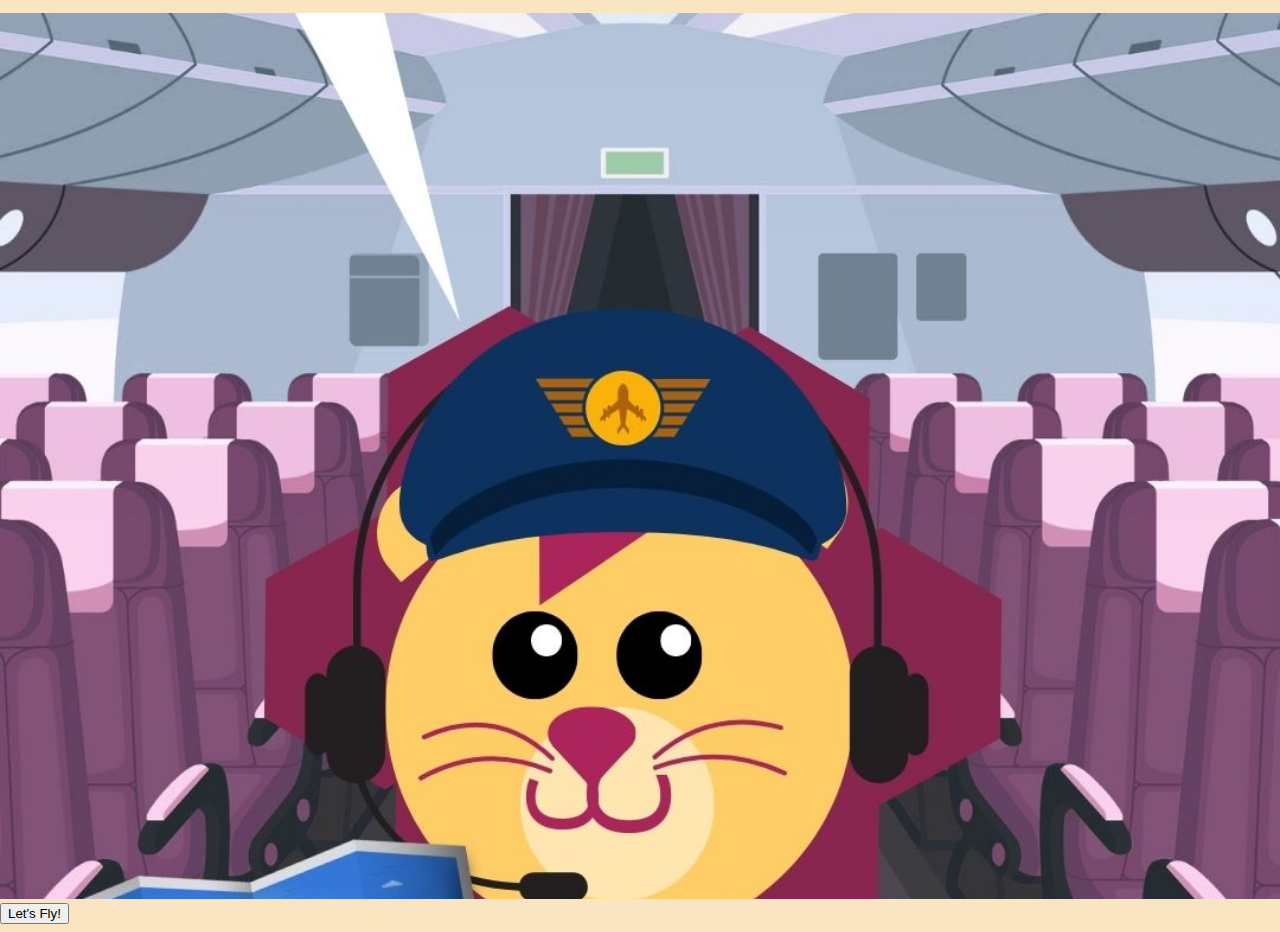
<file: lets-fly.html>
<!DOCTYPE html>
<html lang="en">

<head>

    <!-- Google tag (gtag.js) -->
<script async src="https://www.googletagmanager.com/gtag/js?id=G-J501KT4J5N"></script>
<script>
  window.dataLayer = window.dataLayer || [];
  function gtag(){dataLayer.push(arguments);}
  gtag('js', new Date());

  gtag('config', 'G-J501KT4J5N');
</script>

    <meta charset="UTF-8">
    <meta name="viewport" content="width=device-width, initial-scale=1.0">
    <title>Retirement Quiz</title>
    
    <!-- Custom CSS -->
    <link rel="stylesheet" href="style.css" />

</head>

<body>

    <div class="center-wrapper">
        <section class="uk-container uk-container-small">
            <div class="uk-card uk-card-default uk-card-body">
                <img src="pic/pilot.jpg" alt="Cover" class="uk-width-1-1 cover-img">
                <div class="lets-begin-info">
                    <a href="quiz.html" class="lets-begin-button-link">
                        <button class="uk-button uk-button-primary lets-begin-button">Let's Fly!</button>
                    </a>
                </div>
            </div>
        </section>
    </div>

</body>

</html>
</file>
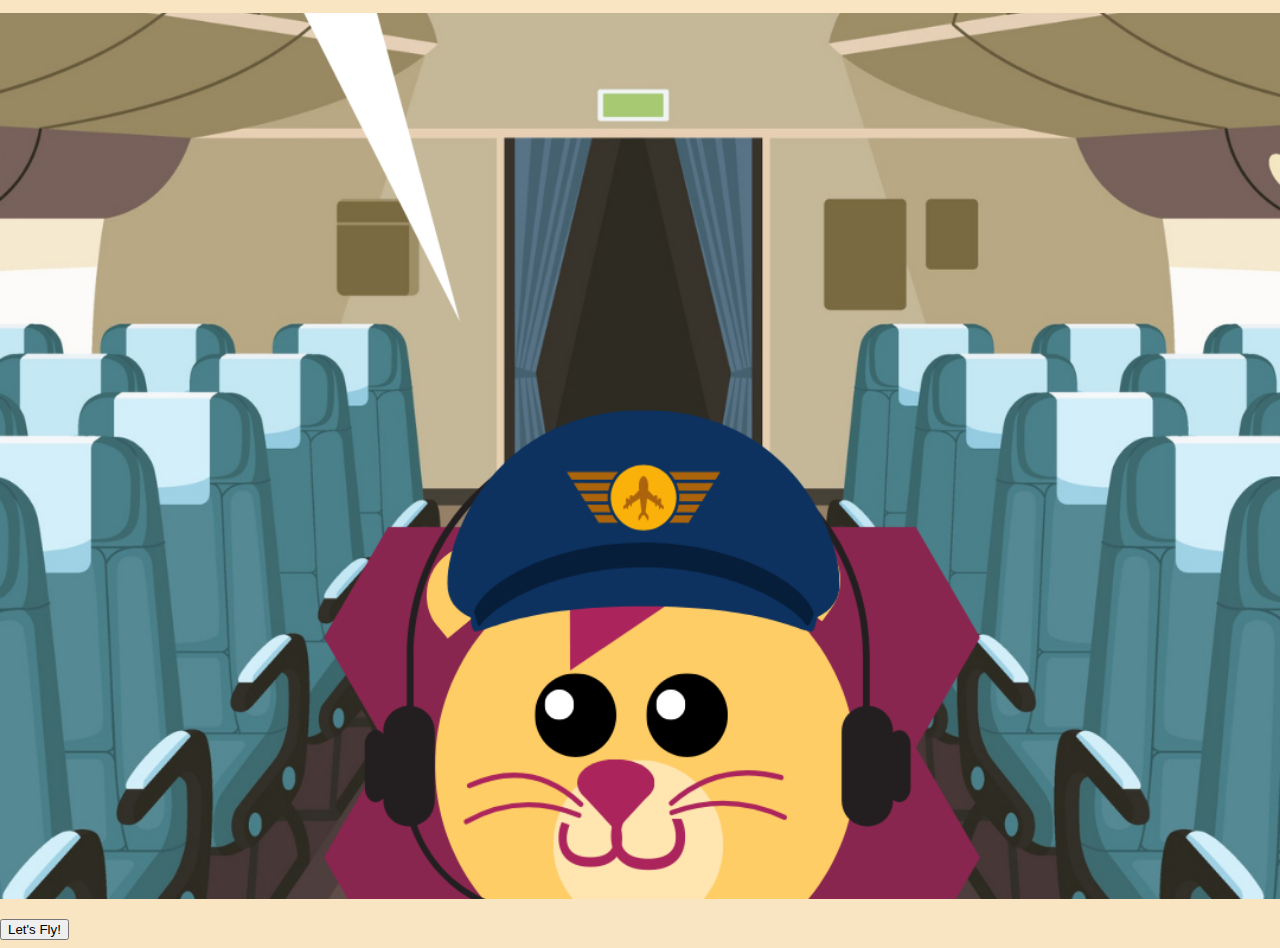
<file: pilot.html>
<!DOCTYPE html>
<html lang="en">

<head>
    <meta charset="UTF-8">
    <meta name="viewport" content="width=device-width, initial-scale=1.0">
    <title>Retirement Quiz</title>
    
    <!-- Custom CSS -->
    <link rel="stylesheet" href="style.css" />

</head>

<body>

    <div class="center-wrapper">
        <section class="uk-container uk-container-small">
            <div class="uk-card uk-card-default uk-card-body">
                <img src="pic/pilot.png" alt="Cover" class="uk-width-1-1 cover-img">
                <div class="lets-begin-info">
                    <p class="lets-begin-desc uk-text-center">
                        <!-- This is your Captain speaking, let's visit the Holiday of your Lifetime! -->
                    </p>
                        <a href="quiz.html" class="lets-begin-button-link">
                            <button class="uk-button uk-button-primary lets-begin-button">Let's Fly!</button>
                        </a>
                </div>
            </div>
        </section>
    </div>

</body>

</html>
</file>
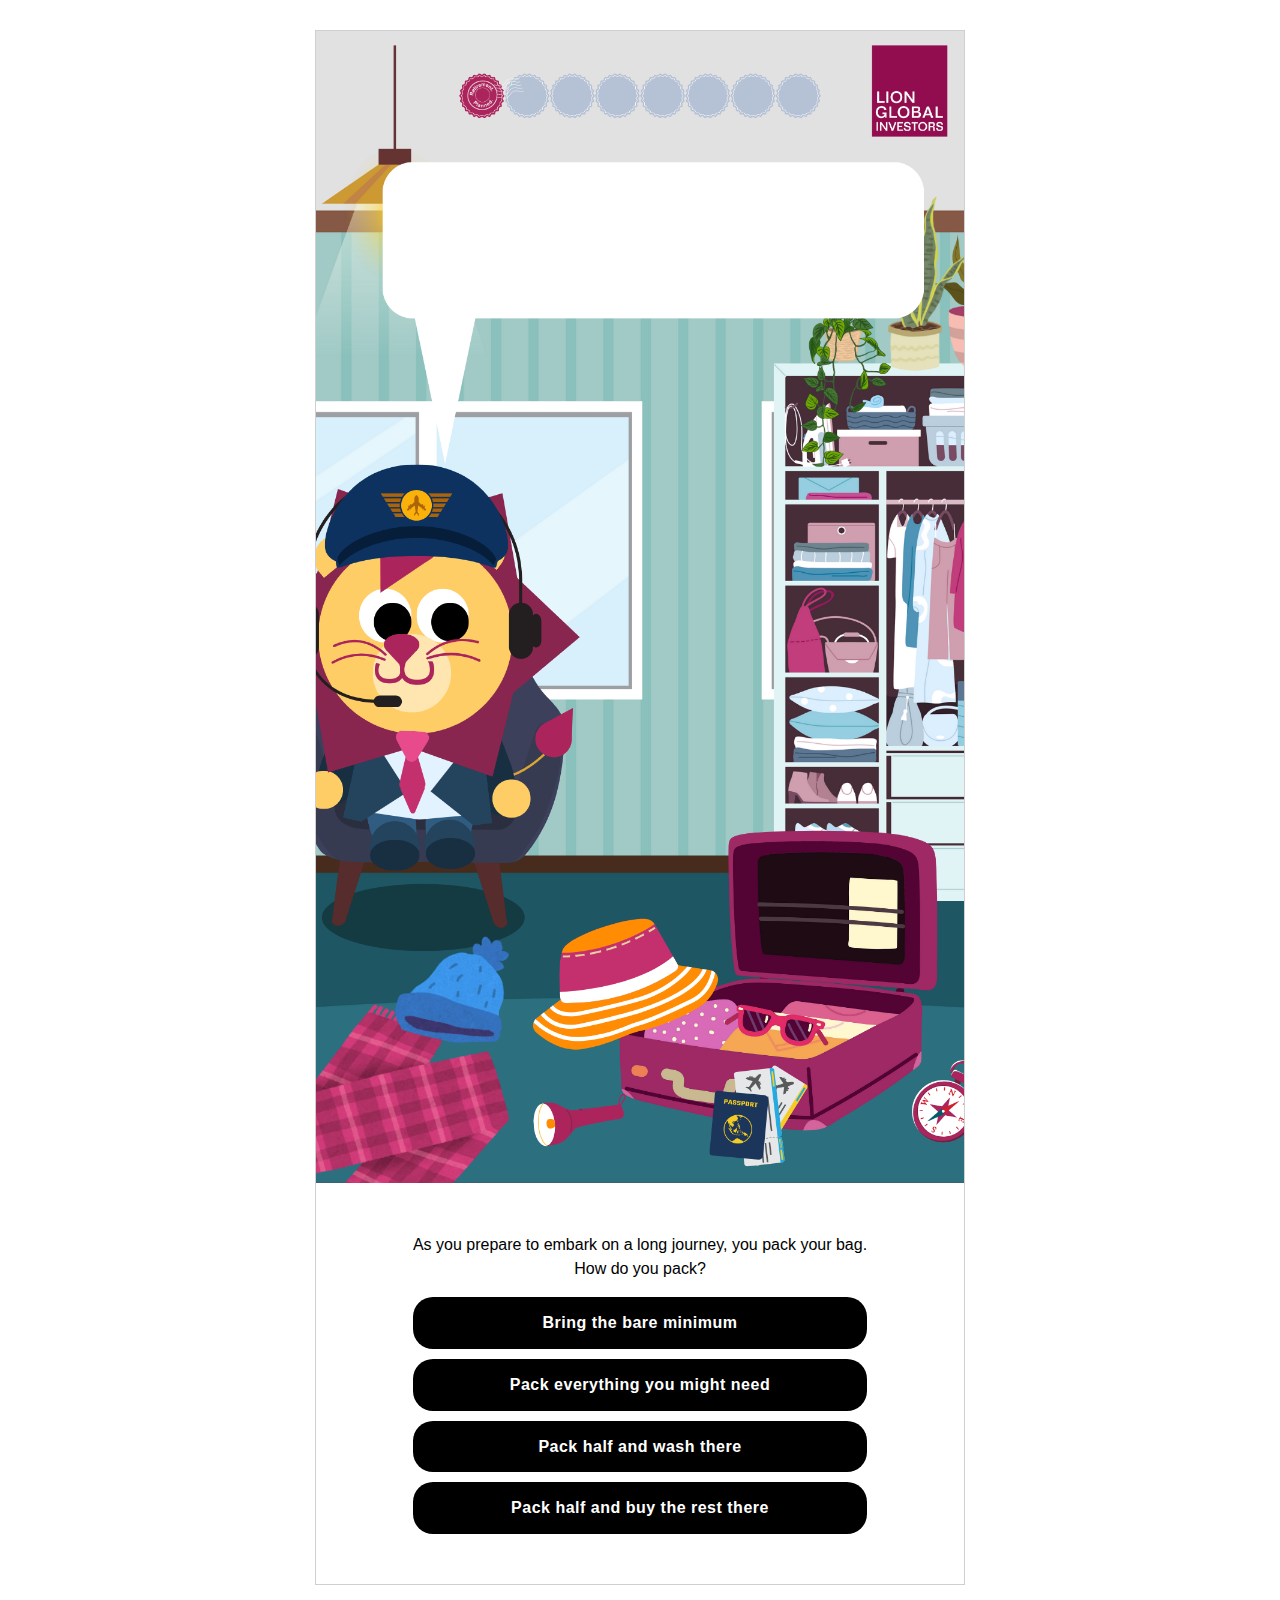
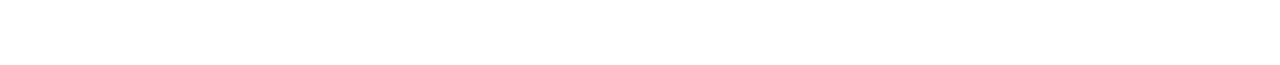
<file: quiz.html>
<!DOCTYPE html>
<html lang="en">

<head>
    <meta charset="UTF-8">
    <meta name="viewport" content="width=device-width, initial-scale=1.0">
    <title>Retirement Quiz</title>

    <!-- Title -->
    <meta property="og:title" content="Retirement Quiz">

    <!-- Optional: Specify the type of content -->
    <meta property="og:type" content="website">

    <!-- Custom CSS -->
    <link rel="stylesheet" href="style1.css">
      
    <!-- Hotjar Tracking Code for Personality Quiz -->
    <!-- <script>
        (function (h, o, t, j, a, r) {
            h.hj = h.hj || function () { (h.hj.q = h.hj.q || []).push(arguments) };
            h._hjSettings = { hjid: 4982398, hjsv: 6 };
            a = o.getElementsByTagName('head')[0];
            r = o.createElement('script'); r.async = 1;
            r.src = t + h._hjSettings.hjid + j + h._hjSettings.hjsv;
            a.appendChild(r);
        })(window, document, 'https://static.hotjar.com/c/hotjar-', '.js?sv=');
    </script>

    <script>
        function targetPageParams() {
            return {
                "at_property": "4432c9f4-0279-2f8c-61d6-df11d7b1b82f"
            };
        }
    </script> -->
  
</head>

<body>

    <div class="quiz-container">
        <section class="uk-container uk-container-small" id="quiz-render">
            
        </section>
    </div>

    <script src="script.js"></script>

</body>

</html>
</file>
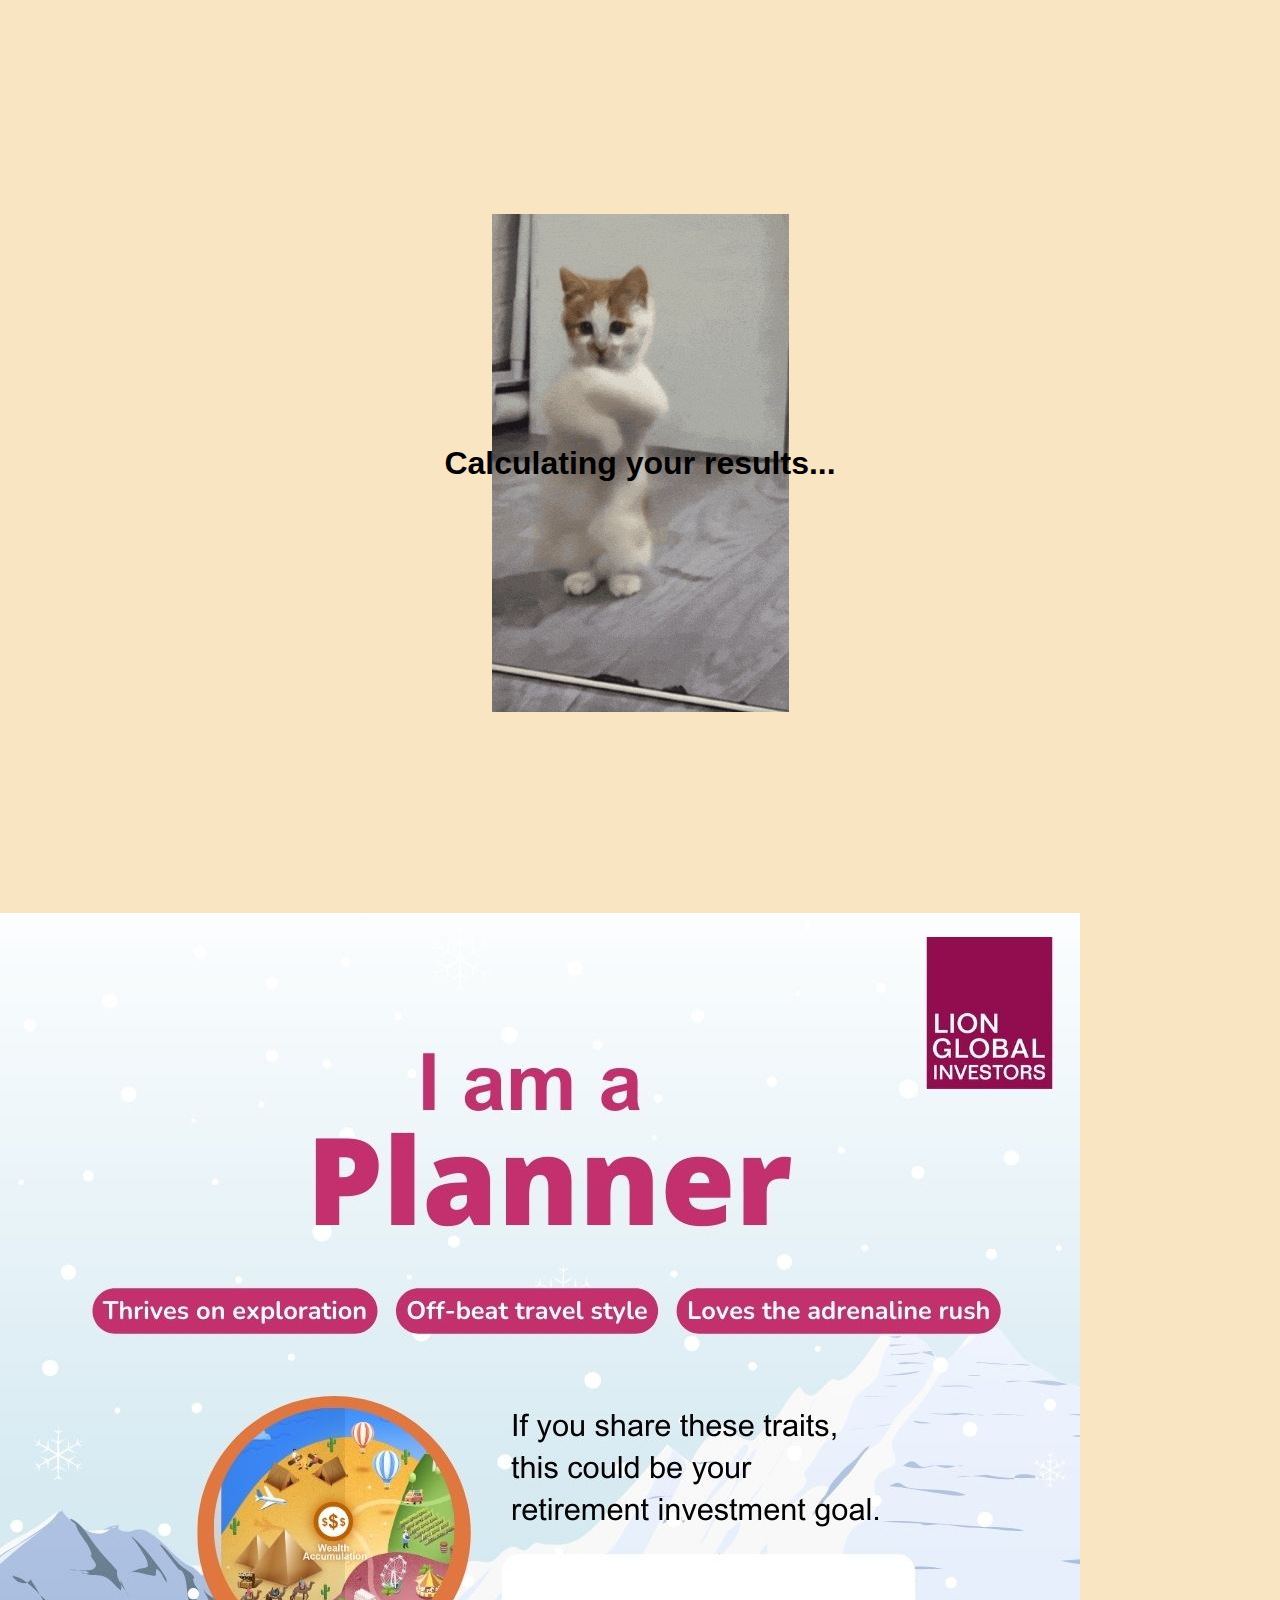
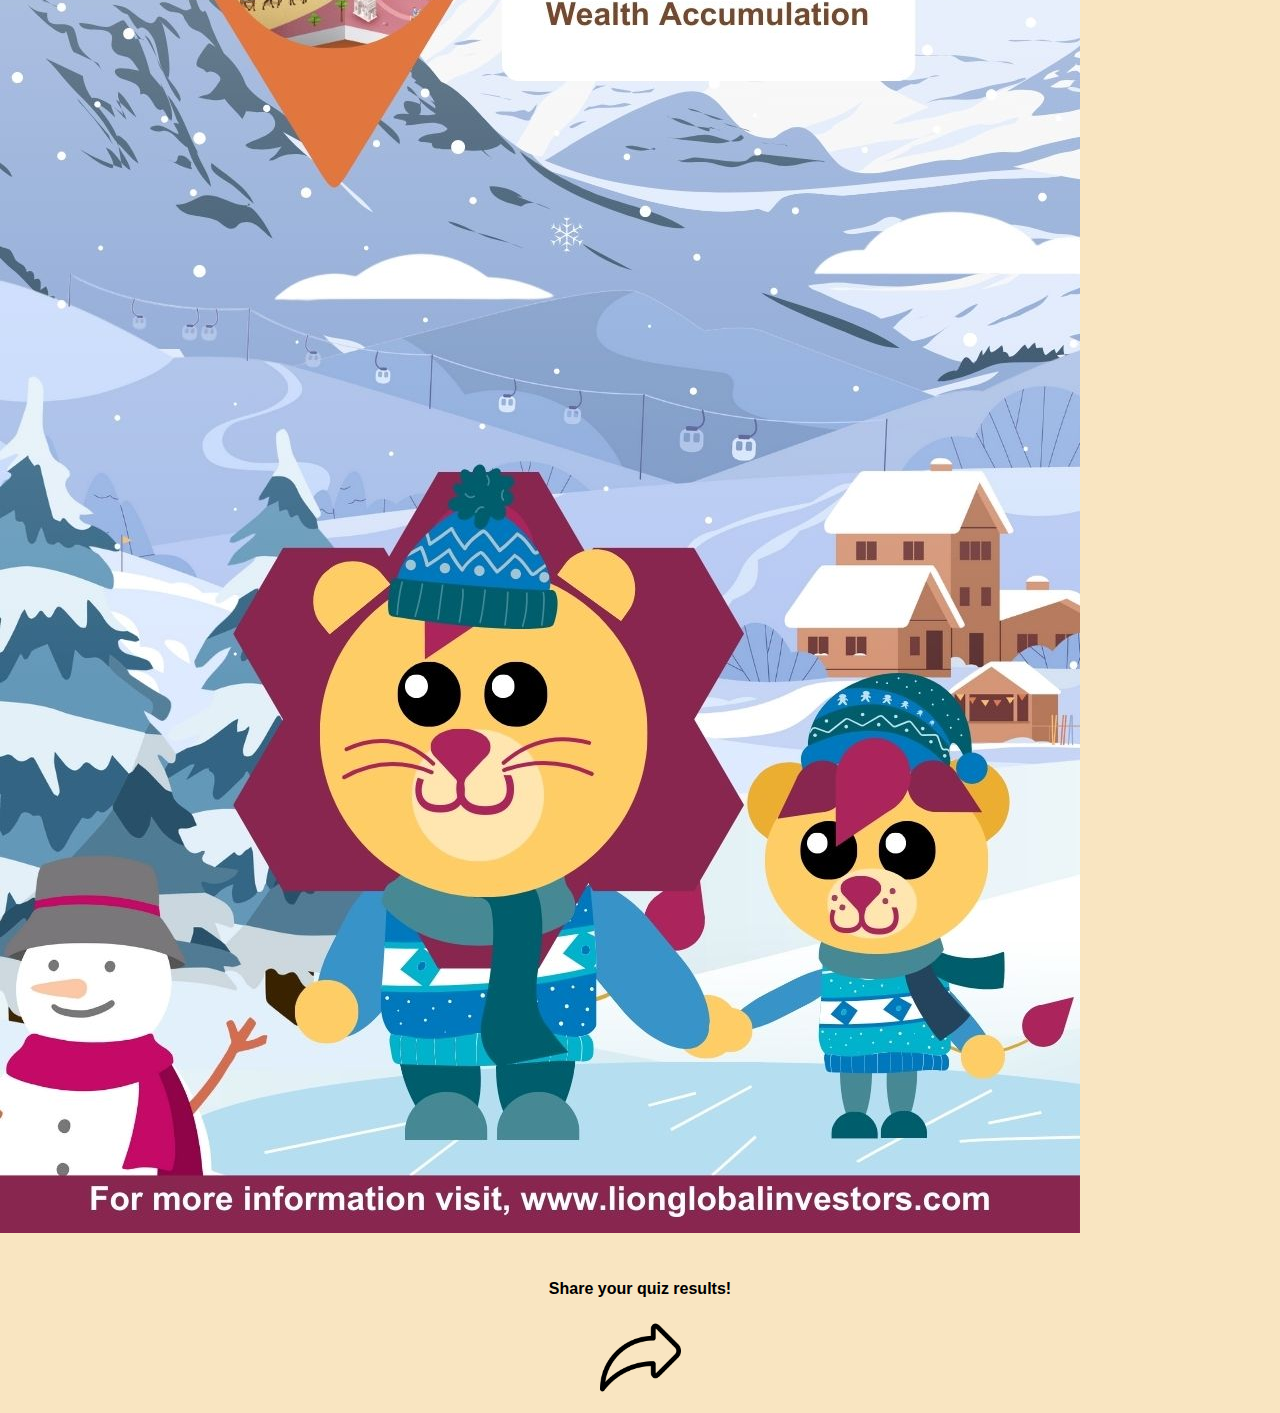
<file: result-legacy-planning.html>
<!DOCTYPE html>
<html lang="en">

<head>
  <meta charset="UTF-8" />
  <meta name="viewport" content="width=device-width, initial-scale=1.0" />
  <title>Legacy Planning | Lion Global Investors</title>

  <!-- Open Graph Title -->
  <meta property="og:title" content="Legacy Planning | Lion Global Investors">

  <!-- Optional: Specify the type of content -->
  <meta property="og:type" content="website">

  <!-- Custom CSS -->
  <link rel="stylesheet" href="style.css" />

</head>

<body>
  <div id="loading-screen" style="display: flex; justify-content: center; align-items: center; height: 100vh; background: url('spinner.gif') no-repeat center center;">
    <h1>Calculating your results...</h1>
  </div>
  <div class="ans-wrapper">
    <div class="uk-container uk-container-small">
      <div class="uk-card uk-card-default uk-card-body quiz-ans-card">

        <div class="ans-banner-container">
          <img class="main-img ans-banner-img" src="pic/30.jpg" alt="Legacy Planning">
        </div>

        <div class="share-results">
          <p>Share your quiz results!</p>
          <div class="social-media-icons">
            <a href="#" id="shareResult" class="share-links instagram" target="_blank">
              <img src="icon/share_clear.png" alt="social-media" />
            </a>
            <!-- <a href="#" class="share-links facebook" target="_blank">
              <img src="public/images/fb.png" alt="Facebook" />
            </a>
            <a href="#" class="share-links linkedin" target="_blank">
              <img src="public/images/link.png" alt="LinkedIn" />
            </a> -->
          </div>
        </div>
      </div>
    </div>
  </div>

</body>

</html>

<script>
  setTimeout(() => {
    document.getElementById('loading-screen').style.display = 'none';
    document.getElementById('ans-wrapper').style.display = 'block';
  }, 3000);
  document.getElementById("shareResult").addEventListener("click", async (event) => {
    event.preventDefault();
    const mainImage = document.querySelector('.ans-banner-img');
    if (mainImage && mainImage.getAttribute('src')) {
      const URL = mainImage.getAttribute('src');
      const response = await fetch(URL.toString());
      const blob = await response.blob();
      const filesArray = [
        new File([blob], `pic/legacy.png`, {
          type: 'image/png',
          lastModified: new Date().getTime(),
        }),
      ];
      const shareData = {
        files: filesArray,
      };
      if (navigator.canShare && navigator.canShare(shareData)) {
        await navigator.share(shareData);
      } else {
        alert(`navigator.share doesn't support in your device`);
      }
    }
  });
</script>
</file>
<file: style.css>
:root{
  /* main colour scheme unless mentioned otherwise */
  --background: #f9e5c1;
  --prim: #ca9558;
  --sec: #5a3830;
  --ter: #9b3c27;
  --footer: #8a3521;
  --a: #7a3b2e;
  --text: #faecd7;
}

html {
  height: auto;
  width: 100%;
  background-color: var(--background);
  font-family: "Poppins", sans-serif;
}

body{
  height: 100%;
  padding-top: 5px;
  margin-left: 0;
  margin-right: 0;
}

#welcome{
  /* text-align: center; */
  margin-top: 5%;
  padding-left: 40%;
}

#welcome p{
  font-weight: 500;
  margin: 5px 30px 12px 30px;
  color: var(--prim);
  font-size: 10;
}

#welcome img{
  max-width: 380px;
  height: auto;
}

.header{
  display: flex;
  justify-content:space-evenly;
  margin-left: 100px;
  margin-right: 100px;
}

.header a{
  text-decoration: none;
  color: var(--a);
  font-size: 17px;
  font-weight: 500;
  transition: 0.1s;
}

.header a:hover{
  color: var(--ter);
  border-bottom: 3px solid var(--ter);
}

.container{
  max-width: 650px;
}

/* .luggageBtn img{
  margin-top: 8px;
  max-width: 250px;
} */

/* #passport{
  width: 100%;
  height: 100%;
  position: relative;
  margin: 20px auto;
  transform: translateY(-500px);
  transition: transform 1s ease;
}

#passport_image{
  width: 200%;
  height: 200%;
} */

/* #stamp {
  position: absolute;
  top: 50%;
  right: 50%;
  transform: translate(-50%, -50%);
  width: 150px;
  height: auto;
  opacity: 0;
  transition: opacity 0.5s ease;
} */

/* ------------------- INDEX PAGE ------------------- */
.wrapper {
  display: flex;
  justify-content: center;
  align-items: flex-start;
  margin-top: 30px;
  margin-bottom: 30px;
}

.card {
  /* border: 1px solid #47464742;
  display: inline-block;
  max-width: 100%;
  padding: 0px; */
  position: relative;
  box-sizing: border-box;
  transition: .1s ease-in-out;
}

.cover-image {
  width: 100%;
  aspect-ratio: 65/45;
  object-fit: cover;
  object-position: center center;
}

.start-info {
  padding-left: 15px;
  padding-right: 15px;
}

.start-info-desc {
  font-family: 'OpenSans-Regular', sans-serif;
  font-size: 18px;
  font-weight: 400;
  line-height: 27px;
  text-align: center;
  color: #FFFFFF;
  margin: 0 auto;
  display: block;
  padding: 35px 0px;
}

@media (max-width: 595px) {
  .start-info-desc {
      font-size: 16px;
      line-height: 24px;
      padding: 20px 0px;
  }
}

.start-button-link,
.start-button-link:hover {
  text-decoration: none;
}

.start-button {
  width: 92%;

  border-radius: 20px;
  background-color: #CC0000;
  color: #FFFFFF;
  border: none;

  display: flex;
  margin: 0 auto;
  justify-content: center;
  align-items: center;
  margin-bottom: 70px;
  cursor: pointer;
  transition: all 0.3s ease;

  font-family: 'OpenSans-SemiBold', sans-serif;
  font-size: 16px;
  font-weight: 600;
  line-height: 21.79px;
  letter-spacing: 0.5px;
  text-align: center;
  text-transform: none;
  padding: 20px;
}

.start-button:hover {
  background-color: #b30000;
  transform: scale(1.05);
}

/* ------------------- END OF INDEX PAGE ------------------- */

/* ------------------- QUIZ ------------------- */

.quiz-container {
  display: flex;
  justify-content: center;
  align-items: flex-start;
  margin-top: 30px;
  margin-bottom: 30px;
}

.quiz-card {
  display: flex;
  flex-direction: column;
  gap: 10px;
  margin-top: 0;
  align-items: center;
  margin-bottom: 50px;
  padding: 0 0 50px;

  /* border: 1px solid #47464742;
  display: inline-block;
  max-width: 100%;
  padding: 0px; */
}

.quiz-cover-image {
  margin-bottom: 20px;
  opacity: 1;
  /* background-size: cover;
  background-position: top; */
  width: 100%;
  aspect-ratio: 65/45;
  object-fit: cover;
  object-position: center center;
}

.quiz-info {
  padding-left: 15px;
  padding-right: 15px;
}

.quiz-transition {
  font-family: 'OpenSans-Regular', sans-serif;
  font-size: 16px;
  font-weight: 400;
  line-height: 24px;
  text-align: center;
  color: #000000;
  margin: 0 auto;
  display: block;
  max-width: 610px;
}

.quiz-desc {
  font-family: 'OpenSans-Regular', sans-serif;
  font-size: 16px;
  font-weight: 400;
  line-height: 24px;
  text-align: center;
  color: #000000;
}

.quiz-options {
  display: flex;
  flex-direction: column;
  gap: 10px;
  margin-top: 10px;
}

.quiz-option {
  display: flex;
  align-items: center;
}

.quiz-option input {
  display: none;
}

.quiz-option label {
  display: block;
  width: 100%;
  font-family: 'OpenSans-SemiBold', sans-serif;
  font-size: 16px;
  font-weight: 600;
  line-height: 21.79px;
  letter-spacing: .5px;
  color: #FFFFFF;
  background: #000;
  border-radius: 20px;
  padding: 15px 20px;
  transition: all .3s ease;
  cursor: pointer;
  text-align: center;
}

.quiz-option label:hover {
  background: #c00;
}

.quiz-option input:checked+label {
  background: #c00;
}

.quiz-option input:disabled:not(:checked)+label {
  opacity: .75;
  cursor: default;
}

/* ------------------- END OF QUIZ ------------------- */

/* ------------------- ANSWER ------------------- */

/* .ans-wrapper {
  display: flex;
  justify-content: center;
  align-items: flex-start;
  margin-top: 30px;
  margin-bottom: 50px;
}

.ans-banner-img {
  opacity: 1;
  width: 100%;
}

.ans-banner-container {
  position: relative;
  display: inline-block;
}

.ans-banner-container .main-img {
  width: 100%;
  height: auto;
}

.ans-overlay {
  position: absolute;
  top: 7.33%;
  right: 0;
  width: 33.3%;
}

.prodigy-banner-img {
  opacity: 1;
  background-size: cover;
  background-position: bottom;
  width: 100%;
  height: 450px;
} */

/* ------------------ ANSWER IMAGES ------------------ */

/* .action-hero-img {
  background-image: url('public/images/quiz/cover-The-Action-Hero.png');
}

.adventurer-img {
  background-image: url('public/images/quiz/cover-The-Adventurer.png');
}

.architect-img {
  background-image: url('public/images/quiz/cover-The-Architect.png');
}

.captain-img {
  background-image: url('public/images/quiz/cover-The-Captain.png');
}

.cheerleader-img {
  background-image: url('public/images/quiz/cover-The-Cheerleader.png');
}

.dreamer-img {
  background-image: url('public/images/quiz/cover-The-Dreamer.png');
}

.drill-sergeant-img {
  background-image: url('public/images/quiz/cover-The-Drill-Sergeant.png');
}

.engineer-img {
  background-image: url('public/images/quiz/cover-The-Engineer.png');
}

.entertainer-img {
  background-image: url('public/images/quiz/cover-The-Entertainer.png');
}

.firecracker-img {
  background-image: url('public/images/quiz/cover-The-Firecracker.png');
}

.social-guru-img {
  background-image: url('public/images/quiz/cover-The-Social-Guru.png');
}

.guardian-img {
  background-image: url('public/images/quiz/cover-The-Guardian.png');
}

.maverick-img {
  background-image: url('public/images/quiz/cover-The-Maverick.png');
}

.prodigy-img {
  background-image: url('public/images/quiz/cover-The-Prodigy.png');
}

.sage-img {
  background-image: url('public/images/quiz/cover-The-Sage.png');
}

.timekeeper-img {
  background-image: url('public/images/quiz/cover-The-Timekeeper.png');
} */

.quiz-ans-content {
  background-color: #000000;
  padding-left: 15px;
  padding-right: 15px;
}

.quiz-ans-title {
  font-family: 'OpenSans-Bold', sans-serif;
  font-size: 32px;
  font-weight: 700;
  line-height: 48px;
  text-align: center;
  color: #FFFFFF;
  padding-top: 30px;
}

.quiz-ans-desc {
  font-family: 'OpenSans-Regular', sans-serif;
  font-size: 16px;
  font-weight: 400;
  line-height: 24px;
  text-align: center;
  color: #FFFFFF;
}

.spark-img-center-wrapper {
  display: flex;
  justify-content: center;
  align-items: center;
  width: 100%;
}

.spark-content-img {
  width: 380px;
  gap: 0px;
  opacity: 0px;
  padding-bottom: 30px;
}

.uk-container-full-width {
  width: 100%;
  padding: 0;
}

.quiz-stats-card {
  background-color: #DBE2E7;
  color: #DE0000;
  text-align: center;
  font-size: 16px;
  width: 100%;
  box-sizing: border-box;
  padding: 29px 20px 29px 20px;
  gap: 10px;
  opacity: 0px;
}

.quiz-stats {
  margin: 0;
  font-family: 'OpenSans-Regular', sans-serif;
  font-size: 16px;
  font-weight: 400;
  line-height: 24px;
  text-align: center;
}

.quiz-stats-percentage {
  font-family: 'OpenSans-Bold', sans-serif;
  font-size: 16px;
  font-weight: 700;
  line-height: 24px;
  text-align: center;
  color: #000000;
}

.most-likely-txt {
  background-color: #000000;
  color: #FFFFFF;
  font-family: 'OpenSans-Regular', sans-serif;
  font-size: 21px;
  font-weight: 400;
  line-height: 31.5px;
  text-align: center;
  padding: 29px 20px 29px 20px;
  gap: 10px;
  opacity: 0px;
}

/* ------------------- END OF ANSWER ------------------- */

/* ------------------- RESPONSIVE ------------------- */
@media screen and (max-width: 959px) {
  .container {
      width: 100%;
  }
}

  .cover-img {
      width: 100%;
      aspect-ratio: 65/45;
      object-fit: cover;
      object-position: center center;
  }

  .start-button {
      width: 100%;
  }

  .quiz-radio-button {
      width: 100%;
  }

  .haqdarshak-btn {
      width: 100%;
  }

  .brandbadge-content-img {
      width: 100%;
      padding: 20px 0;
  }

/* ------------------- END OF RESPONSIVE ------------------- */

/* ------------------- SOCIAL MEDIA ---------------- */

.share-results {
  font-family: 'OpenSans-SemiBold', sans-serif;
  font-size: 16px;
  font-weight: 600;
  line-height: 24px;
  text-align: center;
  margin-top: 40px;
  margin-right: 40px;
  margin-left: 40px;
  color: #000000;
}

.social-media-icons {
  display: flex;
  justify-content: center;
  gap: 10px;
  margin: 0 auto;
  width: 70%;
}

.social-media-icons img {
  /* width: 100%; */
  width: 81px !important;
  cursor: pointer;
  transition: opacity 0.3s;
  opacity: 1;
}

.social-media-icons img:hover {
  opacity: 0.7;
}

/* ------------------- END OF SOCIAL MEDIA ------------------------ */

/* ------------------- FOOTER ------------------- */

#footer{
  width: 100%;
  position: fixed;
  bottom: 0;
  display: block;
  text-align: center;
  background-color: #8a3521;
  color: var(--text);
}

.footTxt h3{
  font-size: 12px;
  margin-top: 8px;
  margin-bottom: 0;
}

.footTxt p{
  margin-top: 0;
  font-size: 10px;
  margin-bottom: 10;
}

/* js - poster result */
#posterRes h2{
  font-size: 30px;
  text-align: center;
  margin-top: 5px;
  margin-bottom: 0;
  color: var(--a);
}

#result{
  display: flex;
  justify-content: center;
  align-items: center;
  margin: 0 auto;
}

.posterRslt{
  max-width: 400px;
  height: auto;
  border-radius: 10px;
  box-shadow: 0 0 30px rgba(0, 0, 0, 0.7);
  margin: 10px;
}

@media (max-width: 1100px) {
  .posterRslt{
    width: 50vw;
  }
}

.download-icon{
  position: fixed;
}

.download-icon img{
  width: 30px;
  height: auto;
}

#toastOpt {
  display: flex;
  margin: auto;
  justify-content:center;
  max-width: 80%;
}

#toastOpt img{
  max-width: 80px;
  margin: 20px 10px 0 10px;
  display: block;
}

#toastOpt a{
  color: var(--a);
  transition: 0.2s;
}

.download {
  display: inline-block;
}

.download img {
  max-width: 100px;
  transition: 0.4s
}

.download img:hover{
  max-width: 100px;
  cursor: pointer;
}

#otherToast a{
  text-decoration: none;
  margin: 20px;
  display: block;
  text-align: center;
  font-size: 15px;
  font-weight: 400;
  color: var(--a);
}

#otherToast a:hover{
  color: var(--ter);
  font-weight: 500;
}          

/* about */
.first-sect{
  margin-top: 7px;
  padding: 5px;
}

.title h3{
  font-size: 20px;
  margin: 20px 0 0 0;
  color: var(--a);
  text-align: center;
}

.title h2{
  font-size: 15px;
  margin: 10px 0 0 0;
  color: var(--sec);
  text-align: center;
}

.title h1{
  font-size: 25px;
  margin: 0 5px 5px 5px;
  text-align: center;
  color: var(--sec);
}

.open p{
  font-size: 13px;
  font-weight: medium;
  text-align: justify;
  margin-top: 10px;
  margin-left: 15%;
  margin-right: 15%;
  color: var(--a);
  padding: 20px;
  border-radius: 20px;
  background-color: #fbefd8 ;
}

.creators {
  padding-left: 20px;
  padding-right: 20px; 
  display: grid;
  grid-template-columns: 1fr;
}

.slide {
  display: grid;
  grid-template-columns: repeat(3, 1fr); 
  gap: 20px; 
  justify-items: center;
}

@media (max-width: 1100px) {
  .slide {
    grid-template-columns: 1fr; 
  }
}

.card {
  width: 300px;
  background-color: var(--a);
  margin: 0 30px 0 30px;
  box-shadow: 0 2px 6px rgba(0, 0, 0, 0.3);
  border-radius: 5px;
  overflow: hidden;
  color:var(--text);
  text-align: center;
}

.card img {
  width: 100%;
  height: 200px;
  object-fit: cover;
}

.details {
  padding: 20px;
}

.card h3 {
  margin: 0;
  font-size: 18px;
}

.card p {
  margin: 0;
  font-size: 12px;
}

.button-cont{
  text-align: center;
}

.feedback-button {
  display: inline-block;
  padding: 10px 10px;
  font-size: 16px;
  text-decoration: none;
  background-color: var(--prim);
  color: var(--text);
  border-radius: 7px;
  transition: 0.5s;
  margin-top: 5%;
}

.feedback-button:hover {
  background-color: var(--a);
  box-shadow: 0 0 20px var(--a);
}

.home-sci{
    position:absolute;
    bottom: 40px;
    width: 170px;
    justify-content: space-between;
}

.icon{
  color: var(--text); 
  font-size: 40px;
}

.icon:hover{
  color: var(--prim);
}

/* quiz  */
#load img{
  max-width: 150px;   
  margin-left: auto;
  margin-right: auto;
  display: block;
}

#quiz{
  text-align: justify;
}

.nar-style {
  font-size: 14px;
  font-weight: bold;
  color: var(--text);
  text-align: center;
  padding: 20px 30px 20px 30px;
  border-bottom: 1px solid #f9e5c1;
}

.ep-style{
  font-size: 13px;
  text-align: center;
  color: var(--text);
  margin: 20px 40px;
}

.option{
  font-size: 13px;
  color: var(--text);
  justify-content: center;
  margin: 0;
}

.option button {
  width: 100%;
  padding: 10px 5px 10px 5px;
  font-size: 13px;
  border: none;
  border-radius: 5px;
  background-color: #9B3C27;
  color: var(--text);
  justify-items: center;
}
</file>
<file: style1.css>
.uk-container {
    max-width: 650px;
}

/* @font-face {
    font-family: 'OpenSans-Bold';
    src: url("public/fonts/OpenSans-Bold.ttf") format("ttf"), url("public/fonts/OpenSans-Bold.otf") format("otf"), url("public/fonts/OpenSans-Bold.eot") format("eot"), url("public/fonts/OpenSans-Bold.svg") format("svg"), url("public/fonts/OpenSans-Bold.woff") format("woff"), url("public/fonts/OpenSans-Bold.woff2") format("woff2");
}

@font-face {
    font-family: 'OpenSans-SemiBold';
    src: url("public/fonts/OpenSans-SemiBold.ttf") format("ttf"), url("public/fonts/OpenSans-SemiBold.otf") format("otf"), url("public/fonts/OpenSans-SemiBold.eot") format("eot"), url("public/fonts/OpenSans-SemiBold.svg") format("svg"), url("public/fonts/OpenSans-SemiBold.woff") format("woff"), url("public/fonts/OpenSans-SemiBold.woff2") format("woff2")
}

@font-face {
    font-family: 'OpenSans-Medium';
    src: url("public/fonts/OpenSans-Medium.ttf") format("ttf"), url("public/fonts/OpenSans-Medium.otf") format("otf"), url("public/fonts/OpenSans-Medium.eot") format("eot"), url("public/fonts/OpenSans-Medium.svg") format("svg"), url("public/fonts/OpenSans-Medium.woff") format("woff"), url("public/fonts/OpenSans-Medium.woff2") format("woff2")
}

@font-face {
    font-family: 'OpenSans-Regular';
    src: url("public/fonts/OpenSans-Regular.ttf") format("ttf"), url("public/fonts/OpenSans-Regular.otf") format("otf"), url("public/fonts/OpenSans-Regular.eot") format("eot"), url("public/fonts/OpenSans-Regular.svg") format("svg"), url("public/fonts/OpenSans-Regular.woff") format("woff"), url("public/fonts/OpenSans-Regular.woff2") format("woff2");
} */

/*********************/
/** Index Page CSS **/
/*********************/
.center-wrapper {
    display: flex;
    justify-content: center;
    align-items: flex-start;
    margin-top: 30px;
    margin-bottom: 30px;
}

/* hold image and text */
.uk-card {
    border: 1px solid #47464742;
    display: inline-block;
    max-width: 100%;
    padding: 0px;
}

.cover-img {
    width: 100%;
    /* aspect-ratio: 65/45; */
    object-fit: cover;
    object-position: center center;
    z-index: 0;
}

.lets-begin-info {
    padding-left: 15px;
    padding-right: 15px;
    margin-bottom: 100px;
    z-index: 1;
}

.lets-begin-desc {
    font-family: 'OpenSans-Regular', sans-serif;
    font-size: 18px;
    font-weight: 400;
    line-height: 27px;
    text-align: center;
    color: #000000;
    margin: 0 auto;
    display: block;
    padding: 35px 0px;
    /* position: absolute; */
}

@media (max-width: 595px) {
    .lets-begin-desc {
        font-size: 16px;
        line-height: 24px;
        padding: 20px 0px;
    }
}

.lets-begin-button-link,
.lets-begin-button-link:hover {
    text-decoration: none;
}

.lets-begin-button {
    width: 92%;

    border-radius: 20px;
    background-color: #CC0000;
    color: #FFFFFF;
    border: none;

    display: flex;
    margin: 0 auto;
    justify-content: center;
    align-items: center;
    margin-bottom: 70px;
    cursor: pointer;
    transition: all 0.3s ease;

    font-family: 'OpenSans-SemiBold', sans-serif;
    font-size: 16px;
    font-weight: 600;
    line-height: 21.79px;
    letter-spacing: 0.5px;
    text-align: center;
    text-transform: none;
    padding: 20px;
}

.lets-begin-button:hover {
    background-color: #b30000;
    transform: scale(1.05);
}

/****************************/
/** End of Index Page CSS **/
/****************************/


/****************************/
/** WYS Quiz QN Page CSS ***/
/****************************/
.quiz-container {
    /* display: flex;
    justify-content: center;
    align-items: center;
    margin: 0 auto; */

    display: flex;
    justify-content: center;
    align-items: flex-start;
    margin-top: 30px;
    margin-bottom: 30px;
}

.quiz-card {
    display: flex;
    flex-direction: column;
    gap: 10px;
    margin-top: 0;
    align-items: center;
    margin-bottom: 50px;
    padding: 0 0 50px;

    /* border: 1px solid #47464742;
    display: inline-block;
    max-width: 100%;
    padding: 0px; */
}

.quiz-cover-image {
    margin-bottom: 20px;
    opacity: 1;
    /* background-size: cover;
    background-position: top; */
    width: 100%;
    /* aspect-ratio: 65/45; */
    object-fit: cover;
    object-position: center center;
}

/* .quiz-info {
    padding-left: 15px;
    padding-right: 15px;
} */

.quiz-transition {
    font-family: 'OpenSans-Regular', sans-serif;
    font-size: 16px;
    font-weight: 400;
    line-height: 24px;
    text-align: center;
    color: #000000;
    margin: 0 auto;
    display: block;
    max-width: 610px;
}

.quiz-desc {
    font-family: 'OpenSans-Regular', sans-serif;
    font-size: 16px;
    font-weight: 400;
    line-height: 24px;
    text-align: center;
    color: #000000;
}

.quiz-options {
    display: flex;
    flex-direction: column;
    gap: 10px;
    margin-top: 10px;
}

.quiz-option {
    display: flex;
    align-items: center;
}

.quiz-option input {
    display: none;
}

.quiz-option label {
    display: block;
    width: 100%;
    font-family: 'OpenSans-SemiBold', sans-serif;
    font-size: 16px;
    font-weight: 600;
    line-height: 21.79px;
    letter-spacing: .5px;
    color: #FFFFFF;
    background: #000;
    border-radius: 20px;
    padding: 15px 20px;
    transition: all .3s ease;
    cursor: pointer;
    text-align: center;
}

.quiz-option label:hover {
    background: #c00;
}

.quiz-option input:checked+label {
    background: #c00;
}

.quiz-option input:disabled:not(:checked)+label {
    opacity: .75;
    cursor: default;
}

/***********************************/
/** End of WYS Quiz QN Page CSS ***/
/***********************************/


/*****************************/
/** WYS Quiz Ans Page CSS ***/
/****************************/

.ans-wrapper {
    display: flex;
    justify-content: center;
    align-items: flex-start;
    margin-top: 30px;
    margin-bottom: 50px;
}

.ans-banner-img {
    opacity: 1;
    width: 100%;
    /* aspect-ratio: 65/45; 
    object-fit: cover;
    object-position: center center; */
}

.ans-banner-container {
    position: relative;
    display: inline-block;
}

.ans-banner-container .main-img {
    /* display: block; */
    width: 100%;
    height: auto;
}

.ans-overlay {
    position: absolute;
    top: 7.33%;
    right: 0;
    width: 33.3%;
}

.prodigy-banner-img {
    opacity: 1;
    background-size: cover;
    background-position: bottom;
    width: 100%;
    height: 450px;
}

.capital-img {
    background-image: url('pic/capital.png');
}

.wealth-img {
    background-image: url('pic/wealth.png');
}

.income-img {
    background-image: url('pic/income.png');
}

.legacy-img {
    background-image: url('pic/legacy.png');
}

.quiz-ans-content {
    background-color: #000000;
    padding-left: 15px;
    padding-right: 15px;
}

.quiz-ans-title {
    font-family: 'OpenSans-Bold', sans-serif;
    font-size: 32px;
    font-weight: 700;
    line-height: 48px;
    text-align: center;
    color: #FFFFFF;
    padding-top: 30px;
}

.quiz-ans-desc {
    font-family: 'OpenSans-Regular', sans-serif;
    font-size: 16px;
    font-weight: 400;
    line-height: 24px;
    text-align: center;
    color: #FFFFFF;
}

/* .spark-img-center-wrapper {
    display: flex;
    justify-content: center;
    align-items: center;
    width: 100%;
}

.spark-content-img {
    width: 380px;
    gap: 0px;
    opacity: 0px;
    padding-bottom: 30px;
} */

.uk-container-full-width {
    width: 100%;
    padding: 0;
}

/* .quiz-stats-card {
    background-color: #DBE2E7;
    color: #DE0000;
    text-align: center;
    font-size: 16px;
    width: 100%;
    box-sizing: border-box;
    padding: 29px 20px 29px 20px;
    gap: 10px;
    opacity: 0px;
}

.quiz-stats {
    margin: 0;
    font-family: 'OpenSans-Regular', sans-serif;
    font-size: 16px;
    font-weight: 400;
    line-height: 24px;
    text-align: center;
}

.quiz-stats-percentage {
    font-family: 'OpenSans-Bold', sans-serif;
    font-size: 16px;
    font-weight: 700;
    line-height: 24px;
    text-align: center;
    color: #000000;
}

.most-likely-txt {
    background-color: #000000;
    color: #FFFFFF;
    font-family: 'OpenSans-Regular', sans-serif;
    font-size: 21px;
    font-weight: 400;
    line-height: 31.5px;
    text-align: center;
    padding: 29px 20px 29px 20px;
    gap: 10px;
    opacity: 0px;
} */




/* Base styles for two-column layout */
/* .compatible-container {
    display: flex;
    align-items: stretch;
    border-bottom: 1px solid #000000;
}

.compatible-column {
    flex: 1;
    padding: 20px;
}

.compatible-divider {
    width: 1px;
    background-color: #000000;
} */

/* Styles for the title and box elements */
/* .compatible-title-left,
.compatible-title-right {
    font-family: 'OpenSans-Regular', sans-serif;
    font-size: 21px;
    font-weight: 400;
    line-height: 31.5px;
    text-align: left;
    color: #000000;
}

.compatible-title-left span.compatible-red {
    color: #DE0000;
    font-family: 'OpenSans-Bold', sans-serif;
    font-size: 21px;
    font-weight: 700;
    line-height: 31.5px;
}

.compatible-title-right span.compatible-grey {
    color: #67737C;
    font-family: 'OpenSans-Bold', sans-serif;
    font-size: 21px;
    font-weight: 700;
    line-height: 31.5px;
}

.compatible-box {
    display: flex;
    align-items: center;
    padding: 5px;
    box-shadow: 0 4px 8px rgba(0, 0, 0, 0.1);
    margin-bottom: 20px;
    background-color: #FFFFFF;
    width: 243px;
    height: 70px;
    gap: 0px;
    border-radius: 50px;
    opacity: 0px;
}

.compatible-box:not(:last-child) {
    margin-bottom: 20px;
}

.compatible-box img {
    max-width: 60px;
    margin-right: 20px;
    border-radius: 67px;
}

.compatible-box p.left-txt {
    margin: 0;
    font-family: 'OpenSans-SemiBold', sans-serif;
    font-size: 16px;
    font-weight: 600;
    line-height: 24px;
    text-align: left;
    color: #DE0000;
}

.compatible-box p.right-txt {
    margin: 0;
    font-family: 'OpenSans-SemiBold', sans-serif;
    font-size: 16px;
    font-weight: 600;
    line-height: 24px;
    text-align: left;
    color: #67737C;
} */

/* Media query for single-column layout */
@media (max-width: 595px) {
    .compatible-container {
        flex-direction: column;
        align-items: center;
    }

    .compatible-divider {
        display: none;
    }

    .compatible-title-left,
    .compatible-title-right {
        text-align: center;
    }

    .compatible-column {
        width: 100%;
        text-align: center;
    }

    .compatible-box {
        margin: 0 auto;
        width: 90%;
        max-width: 400px;
    }
}

.great-mind-container {
    background-color: #DBE2E7;
    color: #000000;
    font-family: 'OpenSans-Regular', sans-serif;
    font-size: 21px;
    font-weight: 400;
    line-height: 31.5px;
    text-align: center;
}

.great-mind-title {
    color: #000000;
    font-family: 'OpenSans-Regular', sans-serif;
    font-size: 18px;
    font-weight: 400;
    line-height: 27px;
    text-align: center;
    padding: 29px 20px 0px 20px;
    gap: 10px;
    opacity: 0px;
}

.great-mind-txt-container {
    padding: 20px 120px 40px 120px;
}

.great-mind-card-txt {
    width: 215px;
    height: 67px;
    border-radius: 20px;
    opacity: 0px;
    background-color: #C4CED5;
    font-family: 'OpenSans-Regular', sans-serif;
    font-size: 16px;
    font-weight: 400;
    line-height: 22.4px;
    display: flex;
    justify-content: center;
    align-items: center;
    text-align: center;
    color: #000000;
}

.red-box-container {
    background-color: #DE0000;
    color: #000000;
    font-family: 'OpenSans-Regular', sans-serif;
    font-size: 21px;
    font-weight: 400;
    line-height: 31.5px;
    text-align: center;
    position: relative;
    z-index: 1;
}

/* .red-box-container::before {
    content: "";
    position: absolute;
    top: 90px;
    left: 560px;
    width: 115px;
    height: 115px;
    background-image: url('public/images/Spark.png');
    background-size: cover;
    background-position: center;
    opacity: 0.5;
    z-index: -1;
} */

/* .spark-bg-overlay {
    position: absolute;
    top: 23%;
    right: 0;
    width: 11.5%;
    opacity: 0.4;
    z-index: -1;
} */

.red-box-title {
    color: #000000;
    font-family: 'OpenSans-Regular', sans-serif;
    font-size: 21px;
    font-weight: 400;
    line-height: 31.5px;
    text-align: center;
    padding: 29px 20px 0px 20px;
    gap: 10px;
    opacity: 0px;
}

.red-box-txt-container {
    padding: 20px 40px 20px 40px;
}

@media (min-width: 640px) {
    .red-box-txt-container .uk-grid {
        display: flex;
        flex-wrap: wrap;
        gap: 10px;
    }

    .red-box-txt-container .uk-grid>div {
        flex-basis: calc(33.3333% - 10px);
        box-sizing: border-box;
    }

    .red-box-txt-container .uk-grid>div:nth-child(4),
    .red-box-txt-container .uk-grid>div:nth-child(5) {
        flex-basis: calc(40% - 10px);
    }

    .red-box-txt-container .uk-grid>div:nth-child(4) {
        margin-left: calc(10%);
    }
}

@media (max-width: 639px) {
    .red-box-txt-container .uk-grid {
        display: flex;
        flex-wrap: wrap;
        gap: 10px;
    }

    .red-box-txt-container .uk-grid>div {
        flex-basis: calc(50% - 10px);
    }
}

@media (max-width: 545px) {
    .red-box-txt-container .uk-grid {
        display: flex;
        flex-direction: column;
        /* Stacks items vertically */
        gap: 10px;
    }

    .red-box-txt-container .uk-grid>div {
        flex-basis: 100%;
        /* Full width for single-column layout */
    }
}

.red-box-sec-container {
    padding: 0px 120px;
}

.red-box-card-txt {
    width: 100%;
    border-radius: 20px;
    border: none;
    background-color: #AE0000;
    font-family: 'OpenSans-Regular', sans-serif;
    font-size: 16px;
    font-weight: 400;
    line-height: 24px;
    display: flex;
    justify-content: center;
    align-items: center;
    text-align: center;
    color: #FFFFFF;
    padding: 10px;
}


.red-box-sec-container {
    padding: 0px 120px;
}

.red-box-card-txt {
    width: 100%;
    border-radius: 20px;
    border: none;
    background-color: #AE0000;
    font-family: 'OpenSans-Regular', sans-serif;
    font-size: 16px;
    font-weight: 400;
    line-height: 24px;
    display: flex;
    justify-content: center;
    align-items: center;
    text-align: center;
    color: #FFFFFF;
    padding: 10px;
}

.red-box-sec-container {
    padding: 0px 120px;
}

.red-box-card-txt {
    width: 100%;
    border-radius: 20px;
    border: none;
    background-color: #AE0000;
    font-family: 'OpenSans-Regular', sans-serif;
    font-size: 16px;
    font-weight: 400;
    line-height: 24px;
    display: flex;
    justify-content: center;
    align-items: center;
    text-align: center;
    color: #FFFFFF;
    padding: 10px;
}

.haqdarshak-container {
    padding-top: 30px;
    margin: 0 auto;
    padding-left: 15px;
    padding-right: 15px;
}

.haqdarshak-firstDesc {
    font-family: 'OpenSans-Bold', sans-serif;
    font-size: 16px;
    font-weight: 700;
    line-height: 24px;
    text-align: center;
    color: #000000;
}

.haqdarshak-desc {
    font-family: 'OpenSans-Regular', sans-serif;
    font-size: 16px;
    font-weight: 400;
    line-height: 24px;
    text-align: center;
    color: #000000;
}

.haqdarshak-button-link,
.haqdarshak-button-link:hover {
    text-decoration: none;
}

.haqdarshak-btn {
    width: 610px;
    height: 60px;
    gap: 0px;
    border-radius: 20px;
    opacity: 1;
    background-color: #CC0000;
    color: #FFFFFF;
    border: none;
    display: flex;
    margin: 0 auto;
    justify-content: center;
    align-items: center;
    margin-top: 30px;
    margin-bottom: 35px;
    cursor: pointer;
    transition: all 0.3s ease;
    font-family: 'OpenSans-SemiBold', sans-serif;
    font-size: 16px;
    font-weight: 600;
    line-height: 24px;
    letter-spacing: 0.5px;
    text-align: center;
    text-decoration: none;
}

.haqdarshak-btn:hover {
    background-color: #b30000;
    transform: scale(1.05);
}

.more-stories {
    margin: 0 auto;

}

.more-stories-cont {
    font-family: 'OpenSans-Regular', sans-serif;
    font-size: 16px;
    font-weight: 400;
    line-height: 24px;
    text-align: center;
    color: #000000;
}

.more-stories-link {
    text-decoration: none;
    color: #CC0000;
    transition: color 0.3s ease, text-shadow 0.3s ease;
}

.more-stories-link:hover {
    color: #ff0000;
    text-shadow: 1px 1px 5px rgba(0, 0, 0, 0.3);
}

.hash-tag {
    font-family: 'OpenSans-SemiBold', sans-serif;
    font-size: 16px;
    font-weight: 600;
    line-height: 24px;
    text-align: center;
    color: #000000;
}

.share-results {
    font-family: 'OpenSans-SemiBold', sans-serif;
    font-size: 16px;
    font-weight: 600;
    line-height: 24px;
    text-align: center;
    margin-top: 40px;
    margin-right: 40px;
    margin-left: 40px;
    color: #000000;
}

.social-media-icons {
    display: flex;
    justify-content: center;
    gap: 10px;
    margin: 0 auto;
    width: 70%;
}

.social-media-icons img {
    /* width: 100%; */
    width: 81px !important;
    cursor: pointer;
    transition: opacity 0.3s;
    opacity: 1;
}

.social-media-icons img:hover {
    opacity: 0.7;
}

.brandbadge-img-center-wrapper {
    display: flex;
    justify-content: center;
    align-items: center;
    width: 100%;
}

.brandbadge-content-img {
    max-width: 100%;
    height: auto;
    gap: 0px;
    opacity: 0px;
    padding: 40px 0;
}


/************************************/
/** End of WYS Quiz Ans Page CSS ***/
/***********************************/


/**************************************/
/******* Mobile Responsive CSS *******/
/*************************************/

@media screen and (max-width: 959px) {
    .uk-container {
        width: 100%;
    }

    .cover-img {
        width: 100%;
        /* aspect-ratio: 65/45; */
        object-fit: cover;
        object-position: center center;
    }

    .lets-begin-button {
        width: 100%;
    }

    .quiz-radio-button {
        width: 100%;
    }

    .haqdarshak-btn {
        width: 100%;
    }

    .brandbadge-content-img {
        width: 100%;
        padding: 20px 0;
    }
}

/**************************************/
/*** End of Mobile Responsive CSS ****/
/*************************************/
</file>
